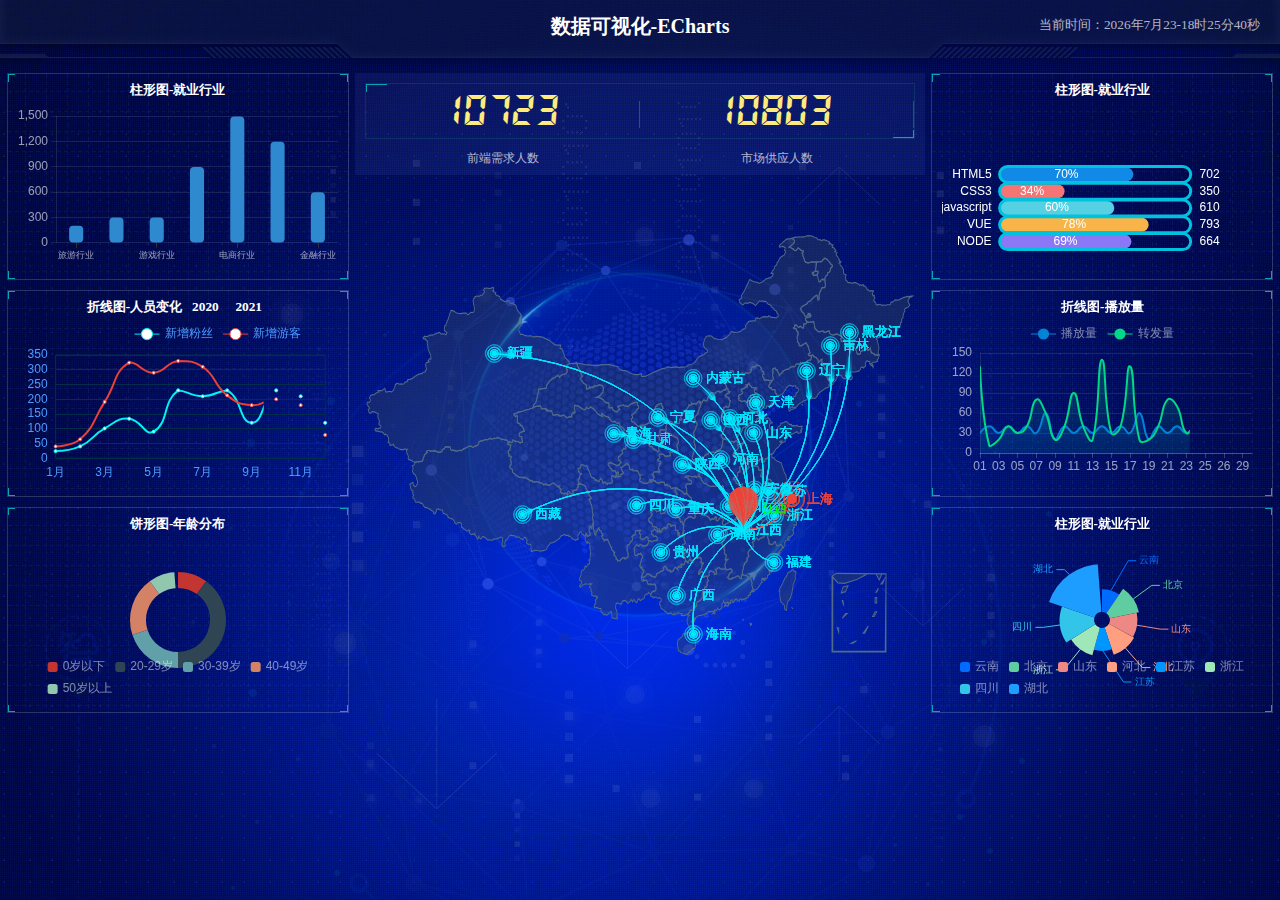
<file: index.html>
<!DOCTYPE html>
<html lang="en">
<head>
    <meta charset="UTF-8">
    <meta http-equiv="X-UA-Compatible" content="IE=edge">
    <meta name="viewport" content="width=device-width, initial-scale=1.0">
    <title>数据可视化</title>
    <!-- 引入css文件 -->
    <link rel="stylesheet" href="CSS/index.css">
</head>
<body>
    <!-- 头部的盒子 -->
    <header>
        <h1>数据可视化-ECharts</h1>
        <div class="showTime"></div>
    </header>
    <!-- 页面体部分 -->
    <section class="mainbox">
        <!-- 左边模块 -->
        <div class="column">
            <!-- 1 -->
            <div class="panel bar">
                <h2>柱形图-就业行业</h2>
                <div class="chart"></div>
                <div class="panel-footer"></div>
            </div>
            <!-- 2 -->
            <div class="panel line">
                <h2>折线图-人员变化
                    <a href="javascript:;">2020</a>
                    <a href="javascript:;">2021</a>
                </h2>
                <div class="chart"></div>
                <div class="panel-footer"></div>
            </div>
            <!-- 3 -->
            <div class="panel pie">
                <h2>饼形图-年龄分布</h2>
                <div class="chart"></div>
                <div class="panel-footer"></div>
            </div>
        </div>
        <!-- 中间模块 -->
        <div class="column">
            <!-- 上部分 -->
            <div class="no">
                <div class="no-hd">
                    <ul>
                        <li>10723</li>
                        <li>10803</li>
                    </ul>
                </div>
                <div class="no-bd">
                    <ul>
                        <li>前端需求人数</li>
                        <li>市场供应人数</li>
                    </ul>
                </div>
            </div>
            <!-- 地图模块 -->
            <div class="map">
                <div class="map1"></div>
                <div class="map2"></div>
                <div class="map3"></div>
                <div class="chart"></div>
            </div>
        </div>
        <!-- 右边模块 -->
        <div class="column">
            <!-- 1 -->
            <div class="panel bar2">
                <h2>柱形图-就业行业</h2>
                <div class="chart"></div>
                <div class="panel-footer"></div>
            </div>
            <!-- 2 -->
            <div class="panel line2">
                <h2>折线图-播放量</h2>
                <div class="chart"></div>
                <div class="panel-footer"></div>
            </div>
            <!-- 3 -->
            <div class="panel pie2">
                <h2>柱形图-就业行业</h2>
                <div class="chart"></div>
                <div class="panel-footer"></div>
            </div>
        </div>
    </section>
    <!-- 引入自适配文件 -->
    <script src="js/flexible.js"></script>
    <!-- 引入时间文件 -->
    <script src="js/showTime.js"></script>
    <!-- 引入echarts 文件 -->
    <script src="js/echarts.min.js"></script>
    <!-- 引入jQuery 文件 -->
    <script src="js/jquery.js"></script>
    <!-- 引入china.js文件 才能显示中国地图 -->
    <script src="js/china.js"></script>
    <!-- 引入echarts 封装图形文件 -->
    <script src="js/index.js"></script>
</body>
</html>
</file>
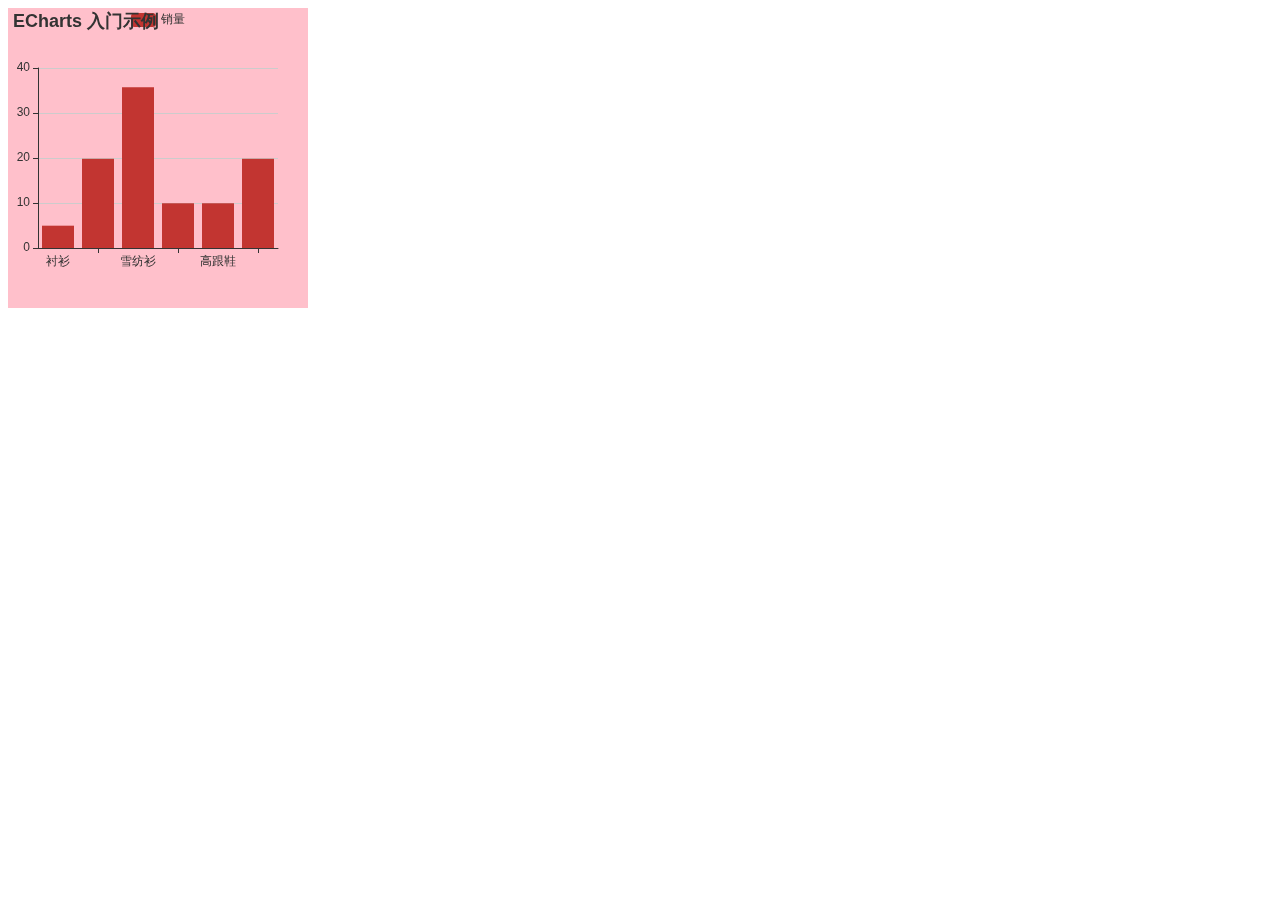
<file: ECharts使用步骤.html>
<!DOCTYPE html>
<html lang="en">

<head>
  <meta charset="UTF-8" />
  <meta name="viewport" content="width=device-width, initial-scale=1.0" />
  <title>Document</title>
  <style>
    .box {
      width: 300px;
      height: 300px;
      background-color: pink;
    }
  </style>
</head>

<body>
  <div class="box"></div>
  <script src="./js/echarts.min.js"></script>
  <script>
    // 基于准备好的dom，初始化echarts实例
    var myChart = echarts.init(document.querySelector('.box'));

    // 指定图表的配置项和数据
    var option = {
      title: {
        text: 'ECharts 入门示例'
      },
      tooltip: {},
      legend: {
        data: ['销量']
      },
      xAxis: {
        data: ["衬衫", "羊毛衫", "雪纺衫", "裤子", "高跟鞋", "袜子"]
      },
      yAxis: {},
      series: [{
        name: '销量',
        type: 'bar',
        data: [5, 20, 36, 10, 10, 20]
      }]
    };

    // 使用刚指定的配置项和数据显示图表。
    myChart.setOption(option);
  </script>
</body>

</html>
</file>
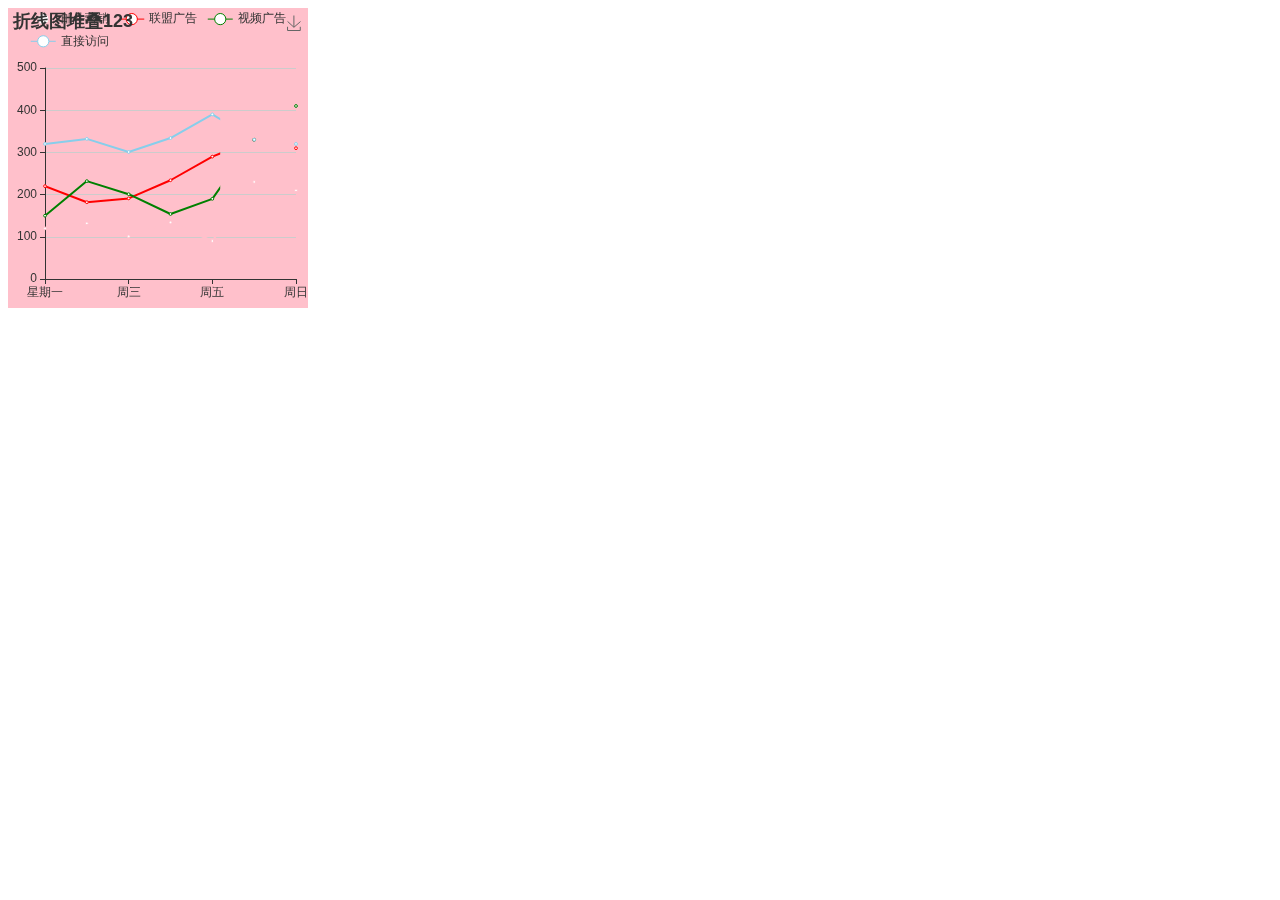
<file: ECharts配置说明.html>
<!DOCTYPE html>
<html lang="en">
  <head>
    <meta charset="UTF-8" />
    <meta name="viewport" content="width=device-width, initial-scale=1.0" />
    <title>Document</title>
    <style>
      .box {
        width: 300px;
        height: 300px;
        background-color: pink;
      }
    </style>
  </head>
  <body>
    <div class="box"></div>
    <script src="js/echarts.min.js"></script>
    <script>
      // 初始化实例对象  echarts.init(dom容器);
      var myChart = echarts.init(document.querySelector(".box"));
      // 指定配置项和数据
      var option = {
        // color设置我们线条的颜色 注意后面是个数组
        color: ["pink", "red", "green", "skyblue"],
        // 设置图表的标题
        title: {
          text: "折线图堆叠123"
        },
        // 图表的提示框组件
        tooltip: {
          // 触发方式
          trigger: "axis"
        },
        // 图例组件
        legend: {
          // series里面有了 name值则 legend里面的data可以删掉
        },
        // 网格配置  grid可以控制线形图 柱状图 图表大小
        grid: {
          left: "3%",
          right: "4%",
          bottom: "3%",
          // 是否显示刻度标签 如果是true 就显示 否则反之
          containLabel: true
        },
        // 工具箱组件  可以另存为图片等功能
        toolbox: {
          feature: {
            saveAsImage: {}
          }
        },
        // 设置x轴的相关配置
        xAxis: {
          type: "category",
          // 是否让我们的线条和坐标轴有缝隙
          boundaryGap: false,
          data: ["星期一", "周二", "周三", "周四", "周五", "周六", "周日"]
        },
        // 设置y轴的相关配置
        yAxis: {
          type: "value"
        },
        // 系列图表配置 它决定着显示那种类型的图表
        series: [
          {
            name: "邮件营销",
            type: "line",

            data: [120, 132, 101, 134, 90, 230, 210]
          },
          {
            name: "联盟广告",
            type: "line",

            data: [220, 182, 191, 234, 290, 330, 310]
          },
          {
            name: "视频广告",
            type: "line",

            data: [150, 232, 201, 154, 190, 330, 410]
          },
          {
            name: "直接访问",
            type: "line",

            data: [320, 332, 301, 334, 390, 330, 320]
          }
        ]
      };

      // 把配置项给实例对象
      myChart.setOption(option);
    </script>
  </body>
</html>
</file>
<file: CSS/index.css>
* {
  margin: 0;
  padding: 0;
  box-sizing: border-box;
}
li {
  list-style: none;
}
/* 声明字体*/
@font-face {
  font-family: electronicFont;
  src: url(../font/DS-DIGIT.TTF);
}
body {
  background: url('../images/bg.jpg') no-repeat top center;
  line-height: 1.15;
}
header {
  height: 1.25rem;
  background: url('../images/head_bg.png') no-repeat;
  background-size: 100% 100%;
  position: relative;
}
header h1 {
  color: #fff;
  font-size: 0.375rem;
  line-height: 1rem;
  text-align: center;
}
header .showTime {
  position: absolute;
  right: 0.375rem;
  top: 0;
  line-height: 0.9375rem;
  color: rgba(255, 255, 255, 0.7);
  font-size: 0.25rem;
}
.mainbox {
  min-width: 1024px;
  max-width: 1920px;
  margin: 0 auto;
  padding: 0.125rem 0.125rem 0;
  display: flex;
}
.mainbox .column {
  flex: 3;
}
.mainbox .column:nth-child(2) {
  flex: 5;
  margin: 0 0.125rem 0.1875rem;
  overflow: hidden;
}
.mainbox .column .panel {
  height: 3.875rem;
  border: 0.0125rem solid rgba(255, 255, 255, 0.17);
  background: url('../images/line\(1\).png');
  padding: 0 0.1875rem 0.5rem;
  margin-bottom: 0.1875rem;
  position: relative;
}
.mainbox .column .panel::before {
  position: absolute;
  top: 0;
  left: 0;
  content: '';
  width: 0.125rem;
  height: 0.125rem;
  border-top: 0.025rem solid #02a6b5;
  border-left: 0.025rem solid #02a6b5;
}
.mainbox .column .panel::after {
  position: absolute;
  top: 0;
  right: 0;
  content: '';
  width: 0.125rem;
  height: 0.125rem;
  border-top: 0.025rem solid #02a6b5;
  border-right: 0.025rem solid #02a6b5;
}
.mainbox .column .panel .panel-footer {
  position: absolute;
  bottom: 0;
  left: 0;
  width: 100%;
}
.mainbox .column .panel .panel-footer::before {
  position: absolute;
  bottom: 0;
  left: 0;
  content: '';
  width: 0.125rem;
  height: 0.125rem;
  border-bottom: 0.025rem solid #02a6b5;
  border-left: 0.025rem solid #02a6b5;
}
.mainbox .column .panel .panel-footer::after {
  position: absolute;
  bottom: 0;
  right: 0;
  content: '';
  width: 0.125rem;
  height: 0.125rem;
  border-bottom: 0.025rem solid #02a6b5;
  border-right: 0.025rem solid #02a6b5;
}
.mainbox .column .panel h2 {
  height: 0.6rem;
  color: #fff;
  line-height: 0.6rem;
  font-size: 0.25rem;
  text-align: center;
}
.mainbox .column .panel h2 a {
  color: #fff;
  text-decoration: none;
  margin: 0 0.125rem;
}
.mainbox .column .panel .chart {
  height: 3rem;
}
.mainbox .column .no {
  background: rgba(101, 132, 226, 0.1);
  padding: 0.1875rem;
}
.mainbox .column .no .no-hd {
  border: 1px solid rgba(25, 186, 139, 0.17);
  position: relative;
}
.mainbox .column .no .no-hd::before {
  position: absolute;
  top: 0;
  left: 0;
  content: '';
  width: 0.375rem;
  height: 0.125rem;
  border-top: 0.025rem solid #02a6b5;
  border-left: 0.025rem solid #02a6b5;
}
.mainbox .column .no .no-hd::after {
  position: absolute;
  bottom: 0;
  right: 0;
  content: '';
  width: 0.375rem;
  height: 0.125rem;
  border-bottom: 0.025rem solid #02a6b5;
  border-right: 0.025rem solid #02a6b5;
}
.mainbox .column .no .no-hd ul {
  display: flex;
}
.mainbox .column .no .no-hd ul li {
  position: relative;
  flex: 1;
  height: 1rem;
  font-size: 0.875rem;
  color: #ffeb7b;
  text-align: center;
  font-family: electronicFont;
}
.mainbox .column .no .no-hd ul li::after {
  content: '';
  position: absolute;
  top: 0.3125rem;
  right: 0;
  height: 50%;
  width: 1px;
  background: rgba(255, 255, 255, 0.2);
}
.mainbox .column .no .no-bd ul {
  display: flex;
}
.mainbox .column .no .no-bd ul li {
  flex: 1;
  text-align: center;
  color: rgba(255, 255, 255, 0.7);
  font-size: 0.225rem;
  height: 0.5rem;
  line-height: 0.5rem;
  padding-top: 0.125rem;
}
.mainbox .column .map {
  height: 10.125rem;
  position: relative;
}
.mainbox .column .map .chart {
  height: 100%;
  width: 100%;
}
.mainbox .column .map .map1 {
  width: 6.475rem;
  height: 6.475rem;
  position: absolute;
  top: 50%;
  left: 50%;
  transform: translate(-50%, -50%);
  background: url('../images/map.png') no-repeat;
  background-size: 100% 100%;
  opacity: 0.3;
}
.mainbox .column .map .map2 {
  position: absolute;
  top: 50%;
  left: 50%;
  transform: translate(-50%, -50%);
  width: 8.0375rem;
  height: 8.0375rem;
  background: url('../images/lbx.png');
  opacity: 0.6;
  background-size: 100% 100%;
  animation: rotate1 15s linear infinite;
}
.mainbox .column .map .map3 {
  position: absolute;
  top: 50%;
  left: 50%;
  transform: translate(-50%, -50%);
  background: url('../images/jt.png');
  background-size: 100% 100%;
  width: 7.075rem;
  height: 7.075rem;
  opacity: 0.6;
  animation: rotate2 10s linear infinite;
}
@keyframes rotate1 {
  form {
    transform: translate(-50%, -50%) rotate(0deg);
  }
  to {
    transform: translate(-50%, -50%) rotate(360deg);
  }
}
@keyframes rotate2 {
  form {
    transform: translate(-50%, -50%) rotate(0deg);
  }
  to {
    transform: translate(-50%, -50%) rotate(-360deg);
  }
}
/* 约束屏幕尺寸 */
@media screen and (max-width: 1024px) {
  html {
    font-size: 42px !important;
  }
}
@media screen and (min-width: 1920px) {
  html {
    font-size: 80px !important;
  }
}
</file>
